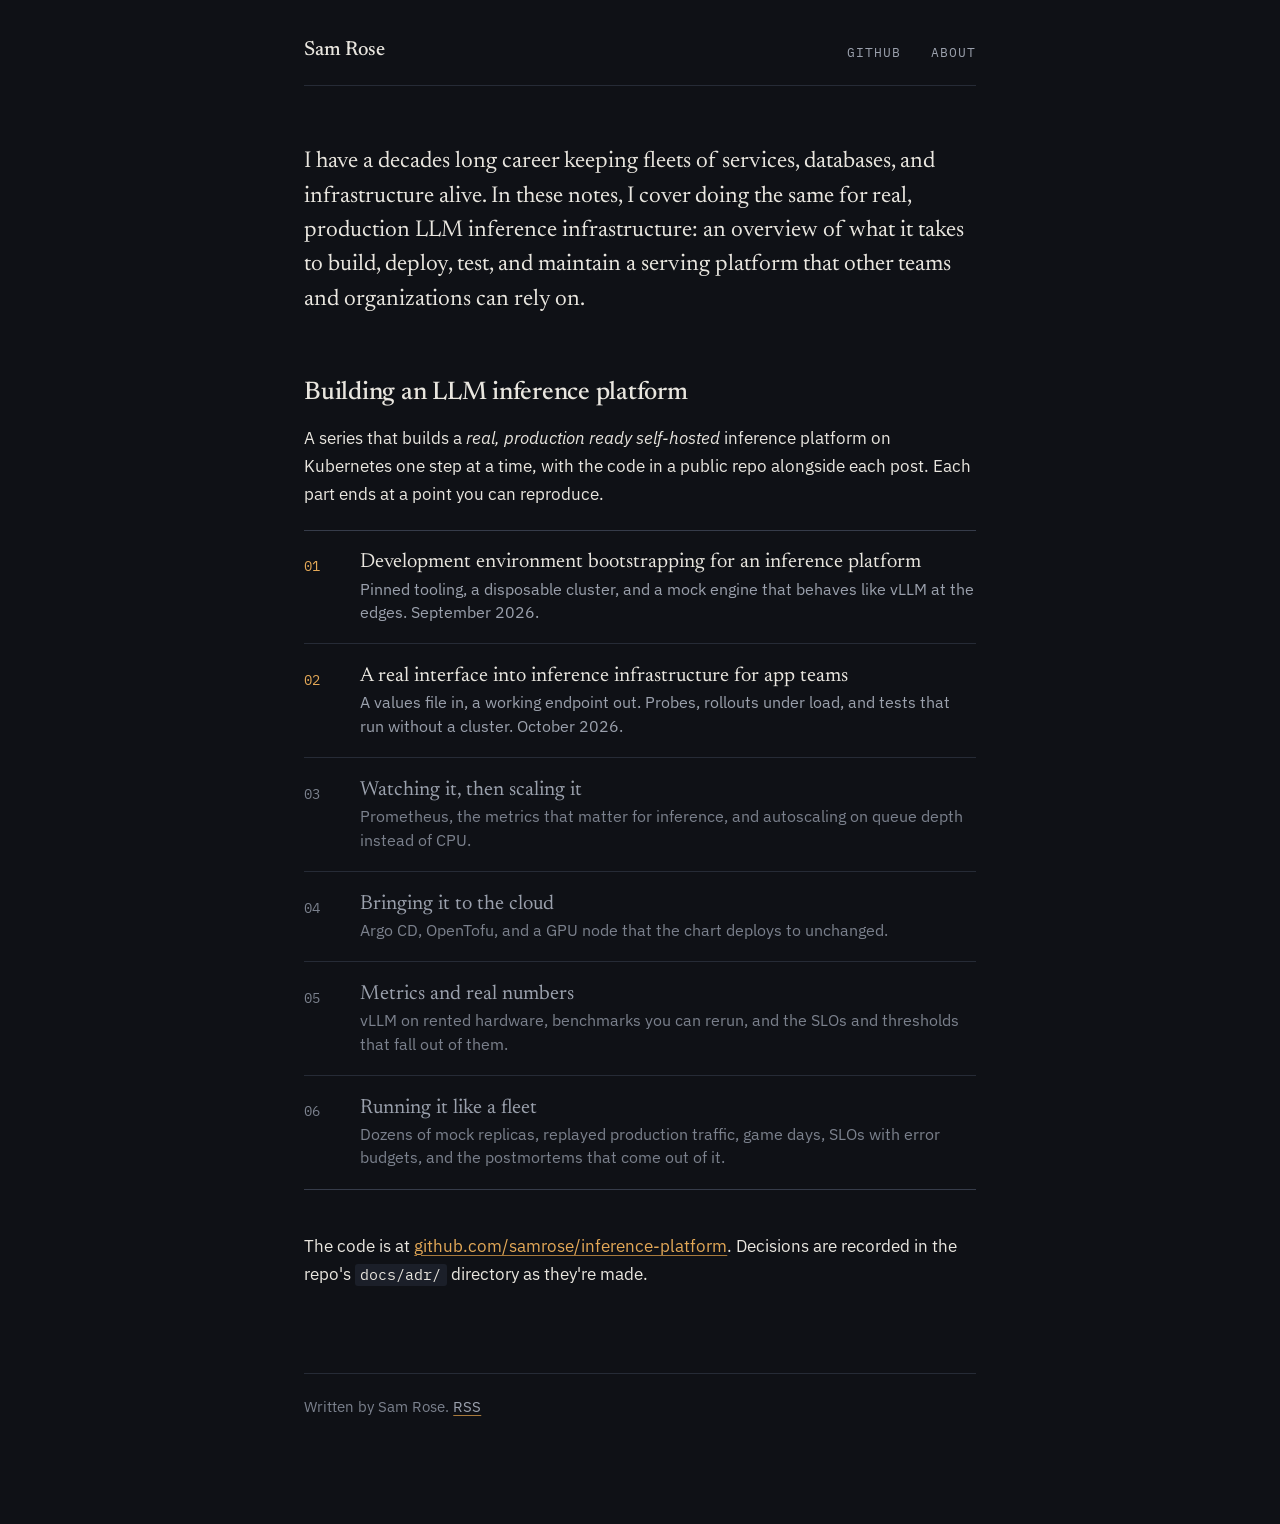
<file: index.html>
<!doctype html>
<html lang="en">
<head>
  <meta charset="utf-8">
  <meta name="viewport" content="width=device-width, initial-scale=1">
  <title>Sam Rose</title>
  <meta name="description" content="Notes on infrastructure, databases, and running things in production.">
  <link rel="preconnect" href="https://fonts.googleapis.com">
  <link rel="preconnect" href="https://fonts.gstatic.com" crossorigin>
  <link href="https://fonts.googleapis.com/css2?family=IBM+Plex+Mono&family=IBM+Plex+Sans:wght@400;500;600&family=Newsreader:opsz,wght@6..72,500&display=swap" rel="stylesheet">
  <link rel="stylesheet" href="css/style.css">
  <link rel="alternate" type="application/atom+xml" title="Sam Rose" href="feed.xml">
</head>
<body>
<div class="page">

  <header class="masthead">
    <a class="name" href="index.html">Sam Rose</a>
    <nav>
      <a href="https://github.com/samrose">GitHub</a>
      <a href="about.html">About</a>
    </nav>
  </header>

  <main>
    <p class="lede">
      I have a decades long career keeping fleets of services, databases, and infrastructure alive.
      In these notes, I cover doing the same for real, production LLM inference infrastructure: an overview of what it takes to build, deploy,
      test, and maintain a serving platform that other teams and organizations can rely on.
    </p>

    <h2 id="series">Building an LLM inference platform</h2>
    <p>
      A series that builds a <em>real, production ready self-hosted</em> inference platform on Kubernetes one
      step at a time, with the code in a public repo alongside each post.
      Each part ends at a point you can reproduce.
    </p>

    <ol class="series">
      <li>
        <span class="title"><a href="posts/part-1.html">Development environment bootstrapping for an inference platform</a></span>
        <span class="summary">Pinned tooling, a disposable cluster, and a mock engine that behaves like vLLM at the edges. September 2026.</span>
      </li>
      <li>
        <span class="title"><a href="posts/part-2.html">A real interface into inference infrastructure for app teams</a></span>
        <span class="summary">A values file in, a working endpoint out. Probes, rollouts under load, and tests that run without a cluster. October 2026.</span>
      </li>
      <li class="unpublished">
        <span class="title">Watching it, then scaling it</span>
        <span class="summary">Prometheus, the metrics that matter for inference, and autoscaling on queue depth instead of CPU.</span>
      </li>
      <li class="unpublished">
        <span class="title">Bringing it to the cloud</span>
        <span class="summary">Argo CD, OpenTofu, and a GPU node that the chart deploys to unchanged.</span>
      </li>
      <li class="unpublished">
        <span class="title">Metrics and real numbers</span>
        <span class="summary">vLLM on rented hardware, benchmarks you can rerun, and the SLOs and thresholds that fall out of them.</span>
      </li>
      <li class="unpublished">
        <span class="title">Running it like a fleet</span>
        <span class="summary">Dozens of mock replicas, replayed production traffic, game days, SLOs with error budgets, and the postmortems that come out of it.</span>
      </li>
    </ol>

    <p>
      The code is at
      <a href="https://github.com/samrose/inference-platform">github.com/samrose/inference-platform</a>.
      Decisions are recorded in the repo's <code>docs/adr/</code> directory as
      they're made.
    </p>
  </main>

  <footer>
        <p>Written by Sam Rose. <a href="../feed.xml">RSS</a></p>
  </footer>

</div>
</body>
</html>
</file>
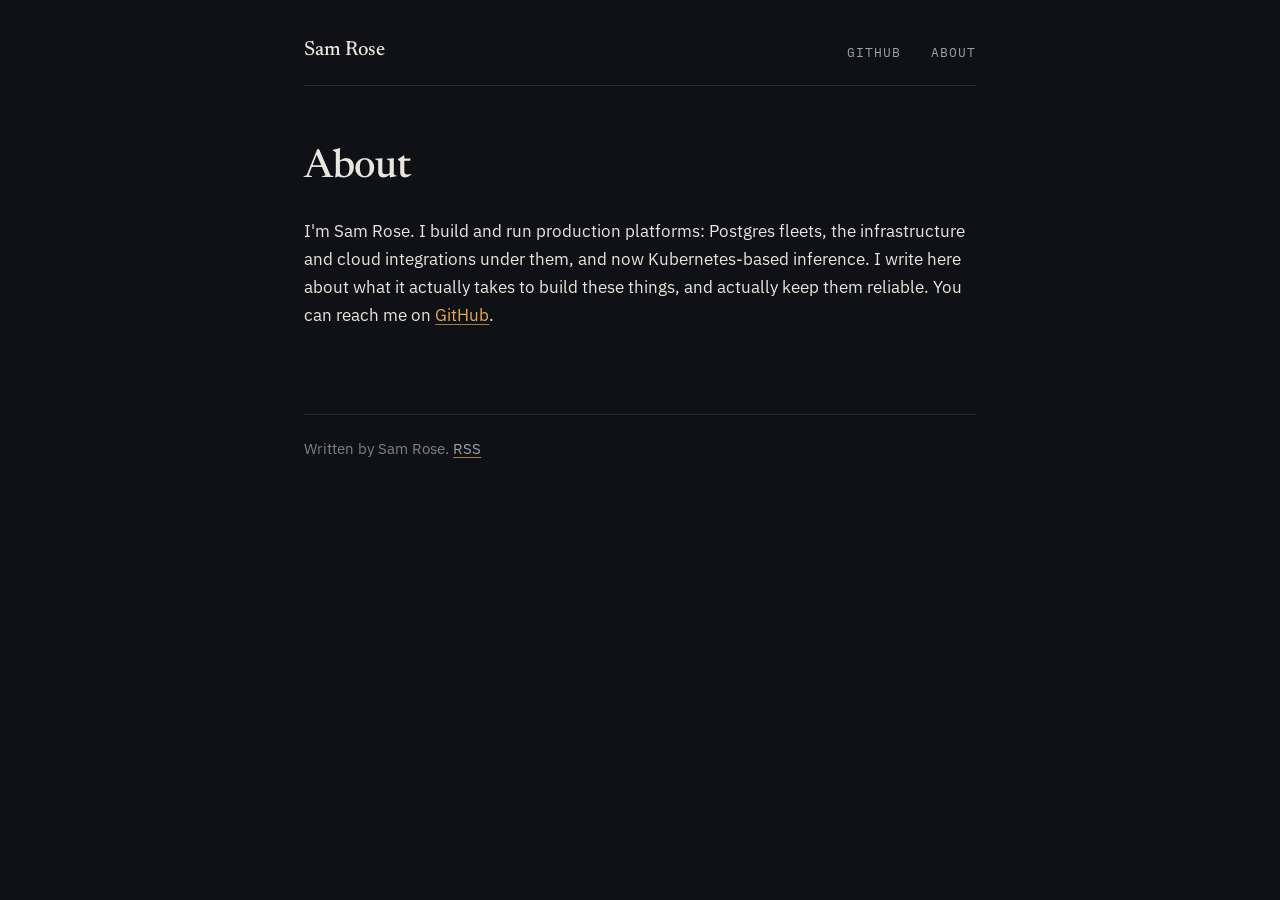
<file: about.html>
<!doctype html>
<html lang="en">
<head>
  <meta charset="utf-8">
  <meta name="viewport" content="width=device-width, initial-scale=1">
  <title>About — Sam Rose</title>
  <link rel="preconnect" href="https://fonts.googleapis.com">
  <link rel="preconnect" href="https://fonts.gstatic.com" crossorigin>
  <link href="https://fonts.googleapis.com/css2?family=IBM+Plex+Mono&family=IBM+Plex+Sans:wght@400;500;600&family=Newsreader:opsz,wght@6..72,500&display=swap" rel="stylesheet">
  <link rel="stylesheet" href="css/style.css">
</head>
<body>
<div class="page">

  <header class="masthead">
    <a class="name" href="./">Sam Rose</a>
    <nav>
      <a href="https://github.com/samrose">GitHub</a>
      <a href="about.html">About</a>
    </nav>
  </header>

  <main>
    <h1>About</h1>
    <p>
      I'm Sam Rose. I build and run production platforms: Postgres fleets, the infrastructure and cloud integrations under them, and now Kubernetes-based inference. I write here about what it actually takes to build these things, and actually keep them reliable. You can reach me on <a href="https://github.com/samrose">GitHub</a>.
    </p>
  </main>

  <footer>
    <p>Written by Sam Rose. <a href="../feed.xml">RSS</a></p>
  </footer>

</div>
</body>
</html>
</file>
<file: css/style.css>
/* style.css — dark ink ground, amber accent, serif headings. No frameworks, no JS. */

:root {
  /* blue-tinted "ink" neutrals rather than pure greys */
  --bg: #0f1116;
  --panel: #151820;
  --panel-raised: #1b1f29;
  --border: #262b36;
  --border-strong: #363c4a;
  --text: #e9e6df;
  --text-muted: #9ba1ad;
  --text-faint: #7b818d;
  --brand: #e3a857;
  --brand-dim: #a87a3c;
  --measure: 42rem;
  --radius: 3px;
  --serif: "Newsreader", "Iowan Old Style", "Palatino Linotype", Georgia, serif;
  --sans: "IBM Plex Sans", -apple-system, BlinkMacSystemFont, "Segoe UI", Helvetica, Arial, sans-serif;
  --mono: "IBM Plex Mono", ui-monospace, "SF Mono", Menlo, Consolas, "Liberation Mono", monospace;
}

* { box-sizing: border-box; }

html {
  font-size: 17px;
  -webkit-text-size-adjust: 100%;
  color-scheme: dark;
}

body {
  margin: 0;
  color: var(--text);
  background: var(--bg);
  font-family: var(--sans);
  font-weight: 400;
  line-height: 1.65;
  -webkit-font-smoothing: antialiased;
}

::selection { background: rgba(227, 168, 87, 0.3); }

/* ---- layout ---- */

.page {
  max-width: var(--measure);
  margin: 0 auto;
  padding: 2rem 1.25rem 5rem;
}

.masthead {
  display: flex;
  align-items: center;
  justify-content: space-between;
  gap: 1rem;
  padding-bottom: 1rem;
  margin-bottom: 3.5rem;
  border-bottom: 1px solid var(--border);
}

.masthead a {
  text-decoration: none;
  color: var(--text-muted);
  font-size: 0.95rem;
}

.masthead .name {
  color: var(--text);
  font-family: var(--serif);
  font-size: 1.2rem;
  font-weight: 500;
}

.masthead nav a {
  font-family: var(--mono);
  font-size: 0.75rem;
  letter-spacing: 0.08em;
  text-transform: uppercase;
}

.masthead nav a { margin-left: 1.5rem; }

.masthead nav a:hover,
.masthead nav a:focus-visible { color: var(--text); }

footer {
  margin-top: 5rem;
  padding-top: 1.25rem;
  border-top: 1px solid var(--border);
  color: var(--text-faint);
  font-size: 0.875rem;
}

footer a { color: var(--text-muted); }

/* ---- type ---- */

h1, h2, h3 {
  color: var(--text);
  font-family: var(--serif);
  font-weight: 500;
  line-height: 1.2;
  margin: 0 0 0.6em;
  letter-spacing: -0.01em;
}

h1 { font-size: 2.35rem; }
h2 { font-size: 1.5rem; margin-top: 2.4em; }
h3 { font-family: var(--sans); font-size: 1.05rem; font-weight: 600; margin-top: 1.8em; }

p, ul, ol, pre, blockquote, table, figure, details {
  margin: 0 0 1.25em;
}

a {
  color: var(--brand);
  text-decoration: underline;
  text-decoration-color: var(--brand-dim);
  text-decoration-thickness: 1px;
  text-underline-offset: 0.2em;
}

a:hover, a:focus-visible { text-decoration-color: var(--brand); }

a:focus-visible {
  outline: 2px solid var(--brand);
  outline-offset: 3px;
  border-radius: 2px;
}

strong { color: var(--text); font-weight: 600; }

.lede {
  font-family: var(--serif);
  font-size: 1.35rem;
  line-height: 1.5;
  color: var(--text);
  margin-bottom: 3rem;
}

.meta {
  color: var(--text-muted);
  font-family: var(--mono);
  font-size: 0.8rem;
  margin: -0.25rem 0 2.5rem;
}

/* ---- series list (home) ---- */

.series {
  list-style: none;
  padding: 0;
  margin: 0 0 2.5rem;
  counter-reset: part;
  border-top: 1px solid var(--border-strong);
  border-bottom: 1px solid var(--border-strong);
}

.series li {
  counter-increment: part;
  display: grid;
  grid-template-columns: 2.5rem 1fr;
  gap: 0.1rem 0.75rem;
  padding: 1.1rem 0;
  border-top: 1px solid var(--border);
}

.series li:first-child { border-top: 0; }

.series li::before {
  content: counter(part, decimal-leading-zero);
  grid-row: 1 / span 2;
  color: var(--brand);
  font-family: var(--mono);
  font-size: 0.8rem;
  padding-top: 0.35rem;
}

.series .unpublished::before { color: var(--text-faint); }

.series .title { font-family: var(--serif); font-size: 1.2rem; line-height: 1.3; color: var(--text); }
.series .title a { color: var(--text); text-decoration: none; }
.series .title a:hover,
.series .title a:focus-visible { color: var(--brand); }
.series .summary { color: var(--text-muted); font-size: 0.925rem; line-height: 1.5; }
.series .unpublished .title { color: var(--text-muted); }
.series .unpublished .summary { color: var(--text-faint); }

/* ---- code ---- */

code, pre, kbd {
  font-family: var(--mono);
}

code {
  font-size: 0.875em;
  color: var(--text);
  background: var(--panel-raised);
  padding: 0.1em 0.35em;
  border-radius: var(--radius);
}

pre {
  background: var(--panel);
  border: 1px solid var(--border);
  border-radius: var(--radius);
  padding: 1rem 1.15rem;
  overflow-x: auto;
  line-height: 1.55;
  font-size: 0.82rem;
  color: #d3d6dc;
}

pre.wrap { white-space: pre-wrap; overflow-wrap: anywhere; }

pre code {
  background: none;
  border: 0;
  padding: 0;
  font-size: inherit;
  color: inherit;
}

/* ---- post furniture ---- */

.series-note {
  font-size: 0.95rem;
  color: var(--text-muted);
  border-left: 2px solid var(--brand);
  padding: 0.15rem 0 0.15rem 1.1rem;
  margin-bottom: 2.75rem;
}

.prev-next {
  display: flex;
  justify-content: space-between;
  gap: 2rem;
  margin-top: 4rem;
  padding-top: 1.25rem;
  border-top: 1px solid var(--border);
  font-size: 0.925rem;
}

.prev-next span { color: var(--text-faint); }

blockquote {
  margin-left: 0;
  padding-left: 1rem;
  border-left: 2px solid var(--border-strong);
  font-family: var(--serif);
  font-size: 1.1rem;
  font-style: italic;
  color: var(--text-muted);
}

table {
  border-collapse: collapse;
  width: 100%;
  font-size: 0.925rem;
}

th, td {
  text-align: left;
  padding: 0.5rem 0.75rem 0.5rem 0;
  border-bottom: 1px solid var(--border);
  vertical-align: top;
}

th {
  color: var(--text-muted);
  font-family: var(--mono);
  font-size: 0.72rem;
  font-weight: 400;
  letter-spacing: 0.08em;
  text-transform: uppercase;
  border-bottom-color: var(--border-strong);
}
td { color: var(--text-muted); }

hr {
  border: 0;
  border-top: 1px solid var(--border);
  margin: 3rem 0;
}

details {
  border: 1px solid var(--border);
  border-radius: var(--radius);
  background: var(--panel);
}

summary {
  cursor: pointer;
  padding: 0.65rem 1rem;
  color: var(--text-muted);
  font-size: 0.925rem;
  list-style: none;
}

summary::-webkit-details-marker { display: none; }
summary::before { content: "+"; display: inline-block; width: 1.25rem; color: var(--text-faint); }
details[open] summary::before { content: "–"; }
details[open] summary { border-bottom: 1px solid var(--border); }
details pre { border: 0; border-radius: 0; margin: 0; }

@media (max-width: 480px) {
  html { font-size: 16px; }
  h1 { font-size: 1.85rem; }
  .lede { font-size: 1.2rem; }
  .masthead { flex-direction: column; align-items: flex-start; gap: 0.35rem; }
  .masthead nav a { margin-left: 0; margin-right: 1.25rem; }
}

@media (prefers-reduced-motion: no-preference) {
  a { transition: color 120ms ease, text-decoration-color 120ms ease; }
}

@media print {
  html { color-scheme: light; }
  body { background: #fff; color: #000; }
  .masthead nav, .prev-next { display: none; }
  a { color: inherit; text-decoration: none; }
}
</file>
